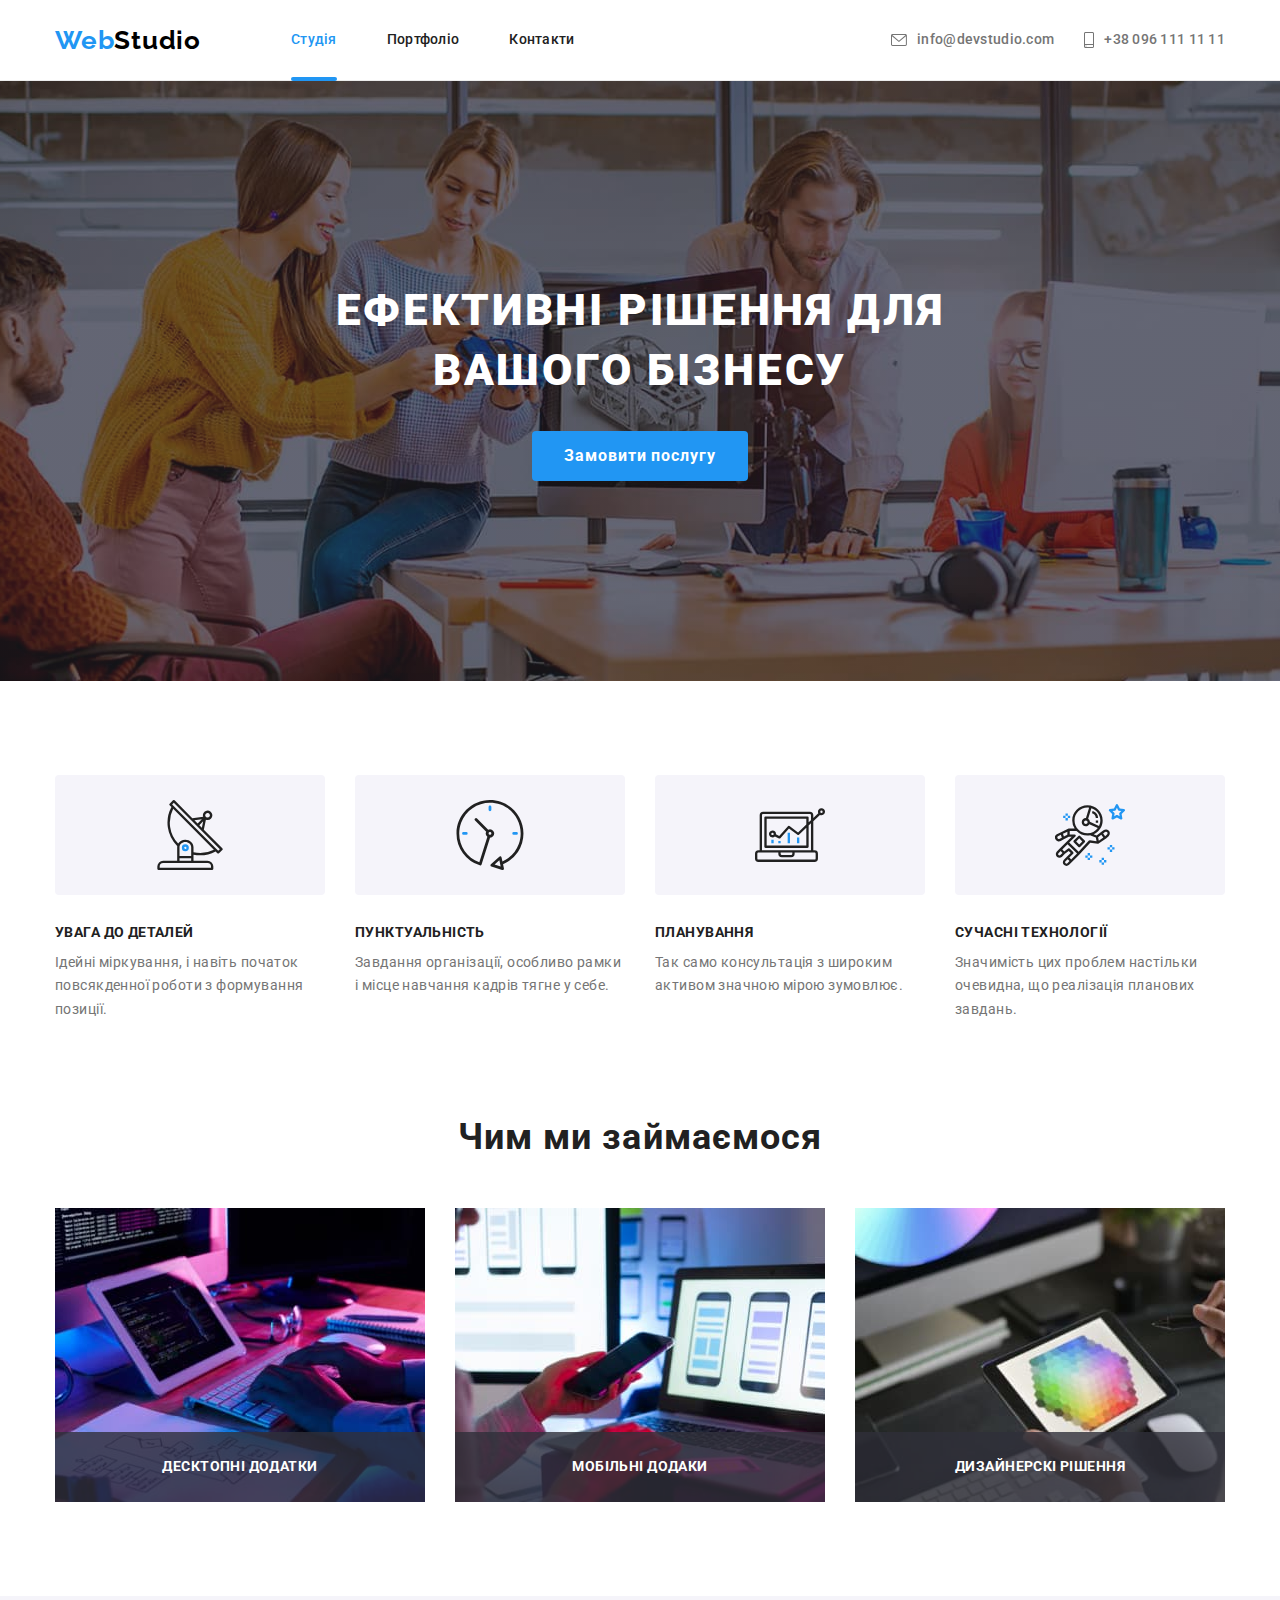
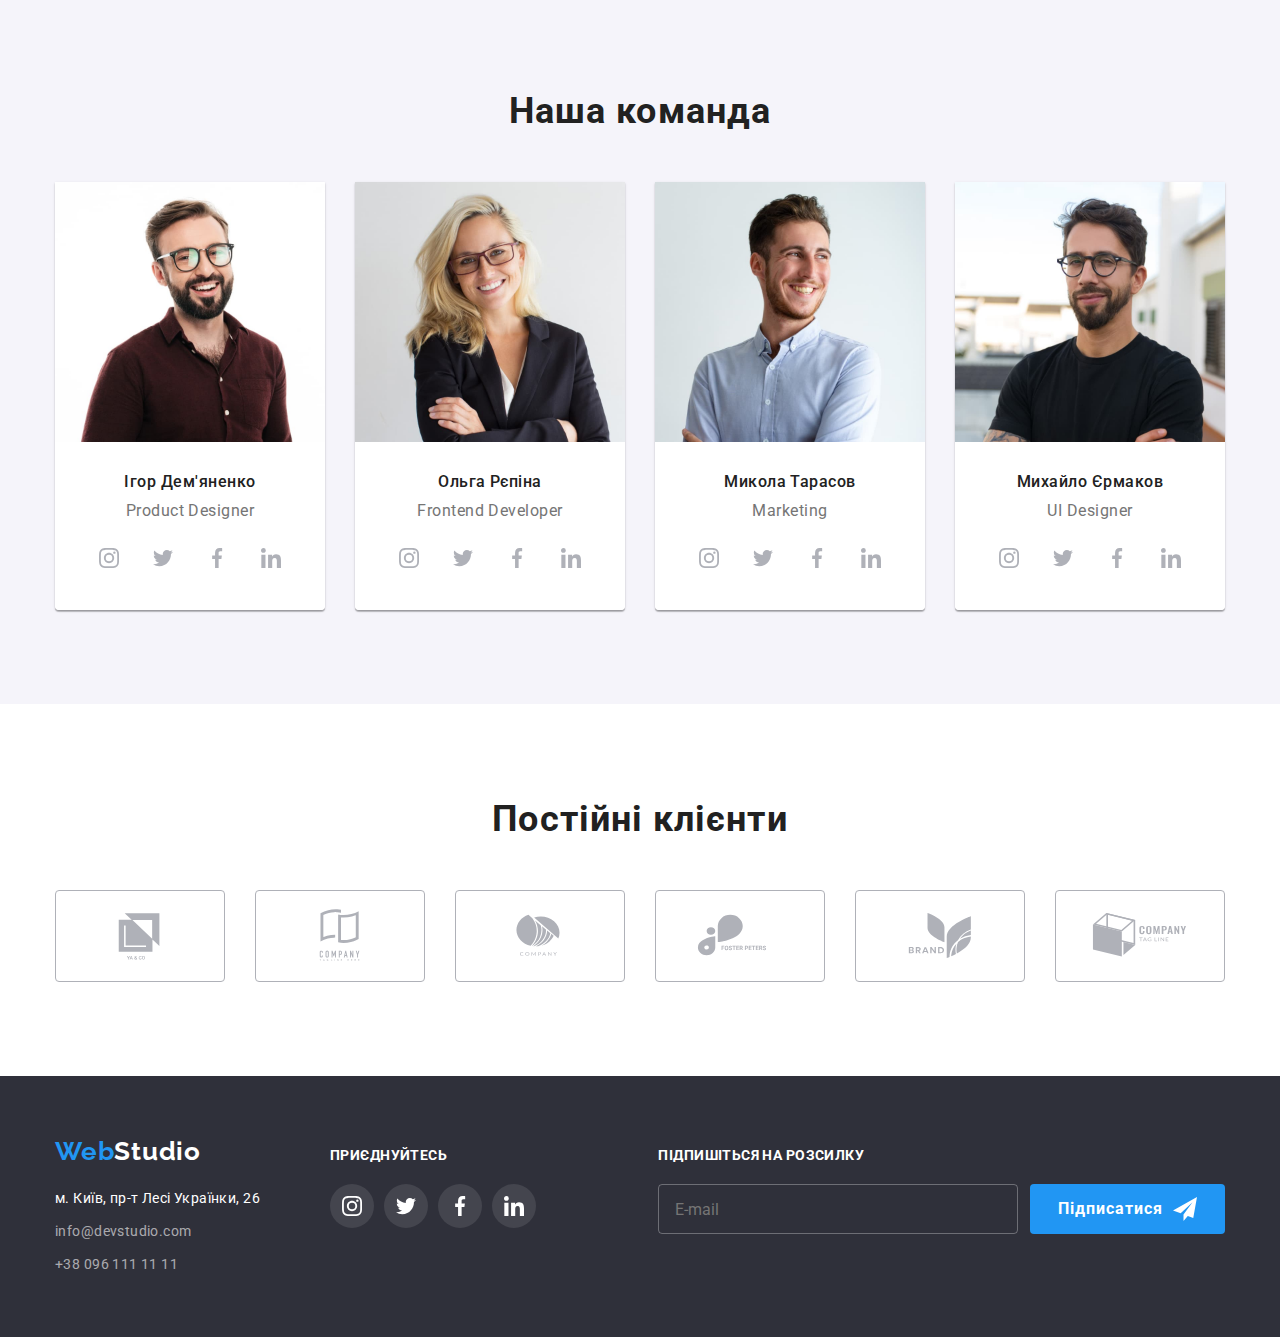
<file: index.html>
<!DOCTYPE html>
<html lang="uk">
	<head>
		<meta charset="UTF-8" />
		<meta http-equiv="X-UA-Compatible" content="IE=edge" />
		<meta name="viewport" content="width=device-width, initial-scale=1.0" />
		<title>WebStudio</title>
		<!-- Modern Normalize -->
		<link
			rel="stylesheet"
			href="https://cdnjs.cloudflare.com/ajax/libs/modern-normalize/1.1.0/modern-normalize.min.css"
			integrity="sha512-wpPYUAdjBVSE4KJnH1VR1HeZfpl1ub8YT/NKx4PuQ5NmX2tKuGu6U/JRp5y+Y8XG2tV+wKQpNHVUX03MfMFn9Q=="
			crossorigin="anonymous"
			referrerpolicy="no-referrer"
		/>
		<!-- Font-style -->
		<link rel="preconnect" href="https://fonts.googleapis.com" />
		<link rel="preconnect" href="https://fonts.gstatic.com" crossorigin />
		<link
			href="https://fonts.googleapis.com/css2?family=Raleway:wght@700&family=Roboto:wght@400;500;700;900&display=swap"
			rel="stylesheet"
		/>
		<!-- Styles -->
		<link rel="stylesheet" href="./css/main.min.css"/>
		<!-- <link rel="stylesheet" href="./css/styles.css" /> -->
	</head>

	<!-- BODY-->
	<body>
		<!-- шапка сайту -->
		<header class="header">
			<div class="container container--flex header__container">
				<!-- prettier-ignore -->
				<a href="./index.html" class="logo">
					Web<span class="logo__text logo__text--black">Studio</span>
				</a>

				<!-- навігація по сайту -->
				<nav class="nav header__nav">
					<ul class="nav__list">
						<li class="nav__item">
							<a href="./index.html" class="nav__link header__link nav__link--current"
								>Студія</a
							>
						</li>
						<li class="nav__item">
							<a href="./portfolio.html" class="nav__link header__link"
								>Портфоліо</a
							>
						</li>
						<li class="nav__item">
							<a href="" class="nav__link header__link">Контакти</a>
						</li>
					</ul>
				</nav>

				<!-- зворотній зв'язок -->
				<div class="contact">
					<ul class="contact__list">
						<li class="contact__item">
							<a
								href="mailto:info@devstudio.com"			class="contact__link header__contact header__link"
							>
								<svg class="contact__icon-email" width="16" height="12">
									<use href="./images/icons.svg#email"></use>
								</svg>
								info@devstudio.com
							</a>
						</li>
						<li class="contact__item">
							<a href="tel:+380961111111" class="contact__link header__contact header__link">
								<svg class="contact__icon-smartphone" width="10" height="16">
									<use href="./images/icons.svg#smartphone"></use>
								</svg>
								+38 096 111 11 11
							</a>
						</li>
					</ul>
				</div>
			</div>
		</header>

		<main>
			<!-- Замовити послугу -->
			<section class="section hero__section">
				<div class="container">
					<div class="hero">
						<h1 class="hero__title hero__title--mb">
							Ефективні рішення для
							<br />
							вашого бізнесу
						</h1>
						<button type="button" class="button hero__button order" data-modal-open>Замовити послугу</button>
					</div>
				</div>
			</section>

			<!-- Перелік плюсів фірми -->
			<section class="section benefits__section">
				<div class="container">
					<article class="benefits">
						<h2 class="benefits__title visually-hidden">Наші переваги</h2>
						<ul class="benefits__list benefits__list--none-mark">
							<li class="benefits__item">
								<div class="benefits__icon">
									<svg class="benefits__antenna" width="70" height="70">
										<use href="./images/icons.svg#antenna"></use>
									</svg>
								</div>
								<h3 class="benefits__sub-title">Увага до деталей</h3>
								<p class="benefits__description">
									Ідейні міркування, і навіть початок повсякденної роботи з
									формування позиції.
								</p>
							</li>
							<li class="benefits__item">
								<div class="benefits__icon">
									<svg class="benefits__clock" width="70" height="70">
										<use href="./images/icons.svg#clock"></use>
									</svg>
								</div>
								<h3 class="benefits__sub-title">Пунктуальність</h3>
								<p class="benefits__description">
									Завдання організації, особливо рамки і місце навчання кадрів
									тягне у себе.
								</p>
							</li>
							<li class="benefits__item">
								<div class="benefits__icon">
									<svg class="benefits__diagram" width="70" height="70">
										<use href="./images/icons.svg#diagram"></use>
									</svg>
								</div>
								<h3 class="benefits__sub-title">Планування</h3>
								<p class="benefits__description">
									Так само консультація з широким активом значною мірою зумовлює.
								</p>
							</li>
							<li class="benefits__item">
								<div class="benefits__icon">
									<svg class="benefits__astronaut" width="70" height="70">
										<use href="./images/icons.svg#astronaut"></use>
									</svg>
								</div>
								<h3 class="benefits__sub-title">Сучасні технології</h3>
								<p class="benefits__description">
									Значимість цих проблем настільки очевидна, що реалізація
									планових завдань.
								</p>
							</li>
						</ul>
					</article>
				</div>
			</section>

			<!-- Чим ми займаємося -->
			<section class="section">
				<div class="container">
					<article class="work">
						<h2 class="work__title">Чим ми займаємося</h2>
	
						<ul class="work__list">
							<li class="work__item">
								<div class="work__card">
									<img
										src="./images/index/hand-on-keyboarg-00.jpg"
										alt="руки на клавіатурі"
										width="370"
										height="294"
									/>
									<p class="work__description">Десктопні додатки</p>
								</div>
							</li>
							<li class="work__item">
								<div class="work__card">
									<img
										src="./images/index/hand-on-laptop-00.jpg"
										alt="руки на ноутбуці"
										width="370"
										height="294"
									/>
									<p class="work__description">Мобільні додаки</p>
								</div>
							</li>
							<li class="work__item">
								<div class="work__card">
									<img
										src="./images/index/tablet-in-the-hand-00.jpg"
										alt="в руках планшет"
										width="370"
										height="294"
									/>
									<p class="work__description">Дизайнерскі рішення</p>
								</div>
							</li>
						</ul>
						
					</article>
				</div>
			</section>

			<!-- Наша команда -->
			<section class="section section--team">
				<div class="container">

					<article class="team">						
						<h2 class="team__title">Наша команда</h2>

						<ul class="team__list">
							<li class="team__item">
								<div class="card">
									<img
										src="./images/index/workers-team/product-designer-01.jpg"
										alt="фото з паном Ігорем Дем'яненко"
										width="270"
										height="260"
									/>
									
									<div class="card__caption">
										<h3 class="card__title">Ігор Дем'яненко</h3>
										<p class="card__description">Product Designer</p>

										<div class="socials">
											<ul class="socials__list">
												<li class="socials__item">
													<a
														class="socials__link"
														target="_blank"
														rel="noopener noreferrel"
														aria-label="Іконка інстаграму"
														href="https://instagram.com"
													>
														<svg class="socials__icon" width="20" height="20">
															<use href="./images/icons.svg#instagram"></use>
														</svg>
													</a>
												</li>
												<li class="socials__item">
													<a
														class="socials__link"
														target="_blank"
														rel="noopener noreferrel"
														aria-label="Іконка твітера"
														href="https://twitter.com"
													>
														<svg class="socials__icon" width="20" height="20">
															<use href="./images/icons.svg#twitter"></use>
														</svg>
													</a>
												</li>
												<li class="socials__item">
													<a
														class="socials__link"
														target="_blank"
														rel="noopener noreferrel"
														aria-label="Іконка фейсбуку"
														href="https://facebook.com"
													>
														<svg class="socials__icon" width="20" height="20">
															<use href="./images/icons.svg#facebook"></use>
														</svg>
													</a>
												</li>
												<li class="socials__item">
													<a
														class="socials__link"
														target="_blank"
														rel="noopener noreferrel"
														aria-label="Іконка лінкедін"
														href="https://linkedin.com"
													>
														<svg class="socials__icon" width="20" height="20">
															<use href="./images/icons.svg#linkedin"></use>
														</svg>
													</a>
												</li>
											</ul>
										</div>
									</div>
								</div>								
							</li>
							<li class="team__item">								
								<div class="card">
									<img
										src="./images/index/workers-team/frontend-developer-02.jpg"
										alt="фото з пані Ольгою Рєпіною"
										width="270"
										height="260"
									/>

									<div class="card__caption">
										<h3 class="card__title">Ольга Рєпіна</h3>
										<p class="card__description">Frontend Developer</p>

										<div class="socials">
											<ul class="socials__list">
												<li class="socials__item">
													<a
														class="socials__link"
														target="_blank"
														rel="noopener noreferrel"
														aria-label="Іконка інстаграму"
														href="https://instagram.com"
													>
														<svg class="socials__icon" width="20" height="20">
															<use href="./images/icons.svg#instagram"></use>
														</svg>
													</a>
												</li>
												<li class="socials__item">
													<a
														class="socials__link"
														target="_blank"
														rel="noopener noreferrel"
														aria-label="Іконка твітера"
														href="https://twitter.com"
													>
														<svg class="socials__icon" width="20" height="20">
															<use href="./images/icons.svg#twitter"></use>
														</svg>
													</a>
												</li>
												<li class="socials__item">
													<a
														class="socials__link"
														target="_blank"
														rel="noopener noreferrel"
														aria-label="Іконка фейсбуку"
														href="https://facebook.com"
													>
														<svg class="socials__icon" width="20" height="20">
															<use href="./images/icons.svg#facebook"></use>
														</svg>
													</a>
												</li>
												<li class="socials__item">
													<a
														class="socials__link"
														target="_blank"
														rel="noopener noreferrel"
														aria-label="Іконка лінкедін"
														href="https://linkedin.com"
													>
														<svg class="socials__icon" width="20" height="20">
															<use href="./images/icons.svg#linkedin"></use>
														</svg>
													</a>
												</li>
											</ul>
										</div>
									</div>
								</div>								
							</li>
							<li class="team__item">
								<div class="card">
									<img
										src="./images/index/workers-team/marketing-03.jpg"
										alt="фото з паном Миколою Тарасовим"
										width="270"
										height="260"
									/>
									<div class="card__caption">
										<h3 class="card__title">Микола Тарасов</h3>
										<p class="card__description">Marketing</p>

										<div class="socials">
											<ul class="socials__list">
												<li class="socials__item">
													<a
														class="socials__link"
														target="_blank"
														rel="noopener noreferrel"
														aria-label="Іконка інстаграму"
														href="https://instagram.com"
													>
														<svg class="socials__icon" width="20" height="20">
															<use href="./images/icons.svg#instagram"></use>
														</svg>
													</a>
												</li>
												<li class="socials__item">
													<a
														class="socials__link"
														target="_blank"
														rel="noopener noreferrel"
														aria-label="Іконка твітера"
														href="https://twitter.com"
													>
														<svg class="socials__icon" width="20" height="20">
															<use href="./images/icons.svg#twitter"></use>
														</svg>
													</a>
												</li>
												<li class="socials__item">
													<a
														class="socials__link"
														target="_blank"
														rel="noopener noreferrel"
														aria-label="Іконка фейсбуку"
														href="https://facebook.com"
													>
														<svg class="socials__icon" width="20" height="20">
															<use href="./images/icons.svg#facebook"></use>
														</svg>
													</a>
												</li>
												<li class="socials__item">
													<a
														class="socials__link"
														target="_blank"
														rel="noopener noreferrel"
														aria-label="Іконка лінкедін"
														href="https://linkedin.com"
													>
														<svg class="socials__icon" width="20" height="20">
															<use href="./images/icons.svg#linkedin"></use>
														</svg>
													</a>
												</li>
											</ul>
										</div>
									</div>
								</div>
							</li>
							<li class="team__item">
								<div class="card">
									<img
										src="./images/index/workers-team/ui-designer-04.jpg"
										alt="фото з паном Михайлом Єрмаковим"
										width="270"
										height="260"
									/>
									<div class="card__caption">
										<h3 class="card__title">Михайло Єрмаков</h3>
										<p class="card__description">UI Designer</p>

										<div class="socials">
											<ul class="socials__list">
												<li class="socials__item">
													<a
														class="socials__link"
														target="_blank"
														rel="noopener noreferrel"
														aria-label="Іконка інстаграму"
														href="https://instagram.com"
													>
														<svg class="socials__icon" width="20" height="20">
															<use href="./images/icons.svg#instagram"></use>
														</svg>
													</a>
												</li>
												<li class="socials__item">
													<a
														class="socials__link"
														target="_blank"
														rel="noopener noreferrel"
														aria-label="Іконка твітера"
														href="https://twitter.com"
													>
														<svg class="socials__icon" width="20" height="20">
															<use href="./images/icons.svg#twitter"></use>
														</svg>
													</a>
												</li>
												<li class="socials__item">
													<a
														class="socials__link"
														target="_blank"
														rel="noopener noreferrel"
														aria-label="Іконка фейсбуку"
														href="https://facebook.com"
													>
														<svg class="socials__icon" width="20" height="20">
															<use href="./images/icons.svg#facebook"></use>
														</svg>
													</a>
												</li>
												<li class="socials__item">
													<a
														class="socials__link"
														target="_blank"
														rel="noopener noreferrel"
														aria-label="Іконка лінкедін"
														href="https://linkedin.com"
													>
														<svg class="socials__icon" width="20" height="20">
															<use href="./images/icons.svg#linkedin"></use>
														</svg>
													</a>
												</li>
											</ul>
										</div>
									</div>									
								</div>
							</li>
						</ul>
					</article>

				</div>
			</section>

			<!-- Постійні клієнти -->
			<section class="section">
				<div class="container">
					<article class="costumer">
						<h2 class="costumer__title">Постійні клієнти</h2>
						<ul class="costumer__list">
							<li class="costumer__item">
								<a
									class="costumer__link"
									target="_blank"
									rel="noopener noreferrel"
									aria-label="Іконка клієнта-1"
									href=""
								>
									<svg class="costumer__icon" width="106" height="60">
										<use href="./images/icons.svg#logo"></use>
									</svg>
								</a>
							</li>
							<li class="costumer__item">
								<a
									class="costumer__link"
									target="_blank"
									rel="noopener noreferrel"
									aria-label="Іконка клієнта-2"
									href=""
								>
									<svg class="costumer__icon" width="106" height="60">
										<use href="./images/icons.svg#logo-1"></use>
									</svg>
								</a>
							</li>
							<li class="costumer__item">
								<a
									class="costumer__link"
									target="_blank"
									rel="noopener noreferrel"
									aria-label="Іконка клієнта-3"
									href=""
								>
									<svg class="costumer__icon" width="106" height="60">
										<use href="./images/icons.svg#logo-2"></use>
									</svg>
								</a>
							</li>
							<li class="costumer__item">
								<a
									class="costumer__link"
									target="_blank"
									rel="noopener noreferrel"
									aria-label="Іконка клієнта-4"
									href=""
								>
									<svg class="costumer__icon" width="106" height="60">
										<use href="./images/icons.svg#logo-3"></use>
									</svg>
								</a>
							</li>
							<li class="costumer__item">
								<a
									class="costumer__link"
									target="_blank"
									rel="noopener noreferrel"
									aria-label="Іконка клієнта-5"
									href=""
								>
									<svg class="costumer__icon" width="106" height="60">
										<use href="./images/icons.svg#logo-4"></use>
									</svg>
								</a>
							</li>
							<li class="costumer__item">
								<a
									class="costumer__link"
									target="_blank"
									rel="noopener noreferrel"
									aria-label="Іконка клієнта-6"
									href=""
								>
									<svg class="costumer__icon" width="106" height="60">
										<use href="./images/icons.svg#logo-5"></use>
									</svg>
								</a>
							</li>
						</ul>
					</article>					
				</div>
			</section>
		</main>
		
		<!-- підвал сайту -->
		<footer class="footer">
			<div class="container container--flex footer__container">
				<div class="container--flex">

					<div class="contacts">
						<!-- prettier-ignore -->
						<a href="./index.html" class="logo logo--link footer__logo">
								Web<span class="logo__text logo__text--white">Studio</span>
							</a>
						<ul class="contacts__list">
							<li class="contacts__item">
								<a
									href="https://www.google.com/maps/place/Lesi+Ukrainky+Blvd,+26,+Kyiv,+Ukraina,+02000/@50.4265807,30.5361971,17z/data=!3m1!4b1!4m5!3m4!1s0x40d4cf0e033ecbe9:0x57a4dffefec77da0!8m2!3d50.4265807!4d30.5383858"
									title="Натисни сюди, щоб перейти за адресою в Google Maps"
									target="_blank"
									rel="noopener nofollower noreferrel"
									class="contacts__link"
								>
									<address class="contacts__address contacts__link">
										м. Київ, пр-т Лесі Українки, 26
									</address>
								</a>
							</li>
							<li class="contacts__item">
								<a
									href="mailto:info@devstudio.com"
									title="Напиши нам"
									class="footer__contacts contacts__link"
								>
									info@devstudio.com
								</a>
							</li>
							<li class="contacts__item">
								<a
									href="tel:+380961111111"
									title="Подзвони нам"
									class="footer__contacts contacts__link"
								>
									+38 096 111 11 11
								</a>
							</li>
						</ul>
					</div>
					
					<div class="socials footer__socials">
						<h3 class="socials__title">Приєднуйтесь</h3>
						<ul class="socials__list footer__list">
							<li class="socials__item">
								<a
									class="socials__link socials__link--white socials__link--bg-light-gray"
									target="_blank"
									rel="noopener noreferrel"
									aria-label="Іконка інстаграму"
									href="https://instagram.com"
								>
									<svg class="socials__icon" width="20" height="20">
										<use href="./images/icons.svg#instagram"></use>
									</svg>
								</a>
							</li>
							<li class="socials__item">
								<a
									class="socials__link socials__link--white socials__link--bg-light-gray"
									target="_blank"
									rel="noopener noreferrel"
									aria-label="Іконка твітера"
									href="https://twitter.com"
								>
									<svg class="socials__icon" width="20" height="20">
										<use href="./images/icons.svg#twitter"></use>
									</svg>
								</a>
							</li>
							<li class="socials__item">
								<a
									class="socials__link socials__link--white socials__link--bg-light-gray"
									target="_blank"
									rel="noopener noreferrel"
									aria-label="Іконка фейсбуку"
									href="https://facebook.com"
								>
									<svg class="socials__icon" width="20" height="20">
										<use href="./images/icons.svg#facebook"></use>
									</svg>
								</a>
							</li>
							<li class="socials__item">
								<a
									class="socials__link socials__link--white socials__link--bg-light-gray"
									target="_blank"
									rel="noopener noreferrel"
									aria-label="Іконка лінкедін"
									href="https://linkedin.com"
								>
									<svg class="socials__icon" width="20" height="20">
										<use href="./images/icons.svg#linkedin"></use>
									</svg>
								</a>
							</li>
						</ul>
					</div>
				</div>

				<div class="subscribe-form">
					<strong class="subscribe-form__title">Підпишіться на розсилку</strong>
					<form class="subscribe-form__field" name="subscribe_fomr">
						<label class="subscribe-form__label">							
							<!-- <span >E-mail</span> -->
							<input class="subscribe-form__input" type="email" name="email" required placeholder="E-mail">			
						</label>
						<button type="submit" class="button subscribe-form__button">Підписатися
							<svg class="button__icon-send" width="24" height="24">
								<use href="./images/icons.svg#send"></use>
							</svg>
						</button>
					</form>
				</div>
			</div>			
		</footer>

		<div class="backdrop is-hidden" data-modal>
			<div class="modal">
				<button type="button" class="modal__close-btn" data-modal-close>
					<svg class="modal__close-icon" width="18" height="18">
						<use href="./images/icons.svg#close"></use>
					</svg>
				</button>
				<strong class="modal__title">Залиште свої дані, ми вам передзвонимо</strong>
				<form class="order-form" name="order-form">
					<div class="order-form modal__order-form" role="group">
						<label class="order-form__label">
							<span class="order-form__span">Ім'я</span>
							<input class="order-form__field" type="text" name="user_name" placeholder=" " required>
							<svg class="order-form__icon" width="18" height="18">
							  <use href="./images/icons.svg#icon-person"></use>
							</svg>
						</label>
						<label class="order-form__label">
							<span class="order-form__span">Телефон</span>
							<input class="order-form__field" type="tel" name="user_phone" placeholder=" " required>
							<svg class="order-form__icon" width="18" height="18">
							  <use href="./images/icons.svg#icon-phone"></use>
							</svg>
						</label>
						<label class="order-form__label">
							<span class="order-form__span">Пошта</span>
							<input class="order-form__field" type="email" name="user_email" placeholder=" " required>
							<svg class="order-form__icon" width="18" height="18">
							  <use href="./images/icons.svg#icon-email"></use>
							</svg>
						</label>
						<label class="order-form__label">
							<span class="order-form__span">Коментар</span>
							<textarea class="order-form__massage modal__massage" minlength="3" placeholder="Введіть текст" name="user_massage" required></textarea>
						</label>
						<label class="order-form__label modal__checkbox">
							<input class="order-form__agreement" type="checkbox" name="user_agreement" required>
							<span class="order-form__span order-form__span--checkbox modal__checkbox">Погоджуюся з розсилкою та приймаю<a class="order-form__link-agreement" href=""> Умови договору</a></span>							
						</label>
					</div>
					<button class="button order-form__button" type="submit">Відправити</button>
				</form>
			</div>
		</div>
		
		<script src="./js/modal.js"></script>
	</body>
</html>
</file>
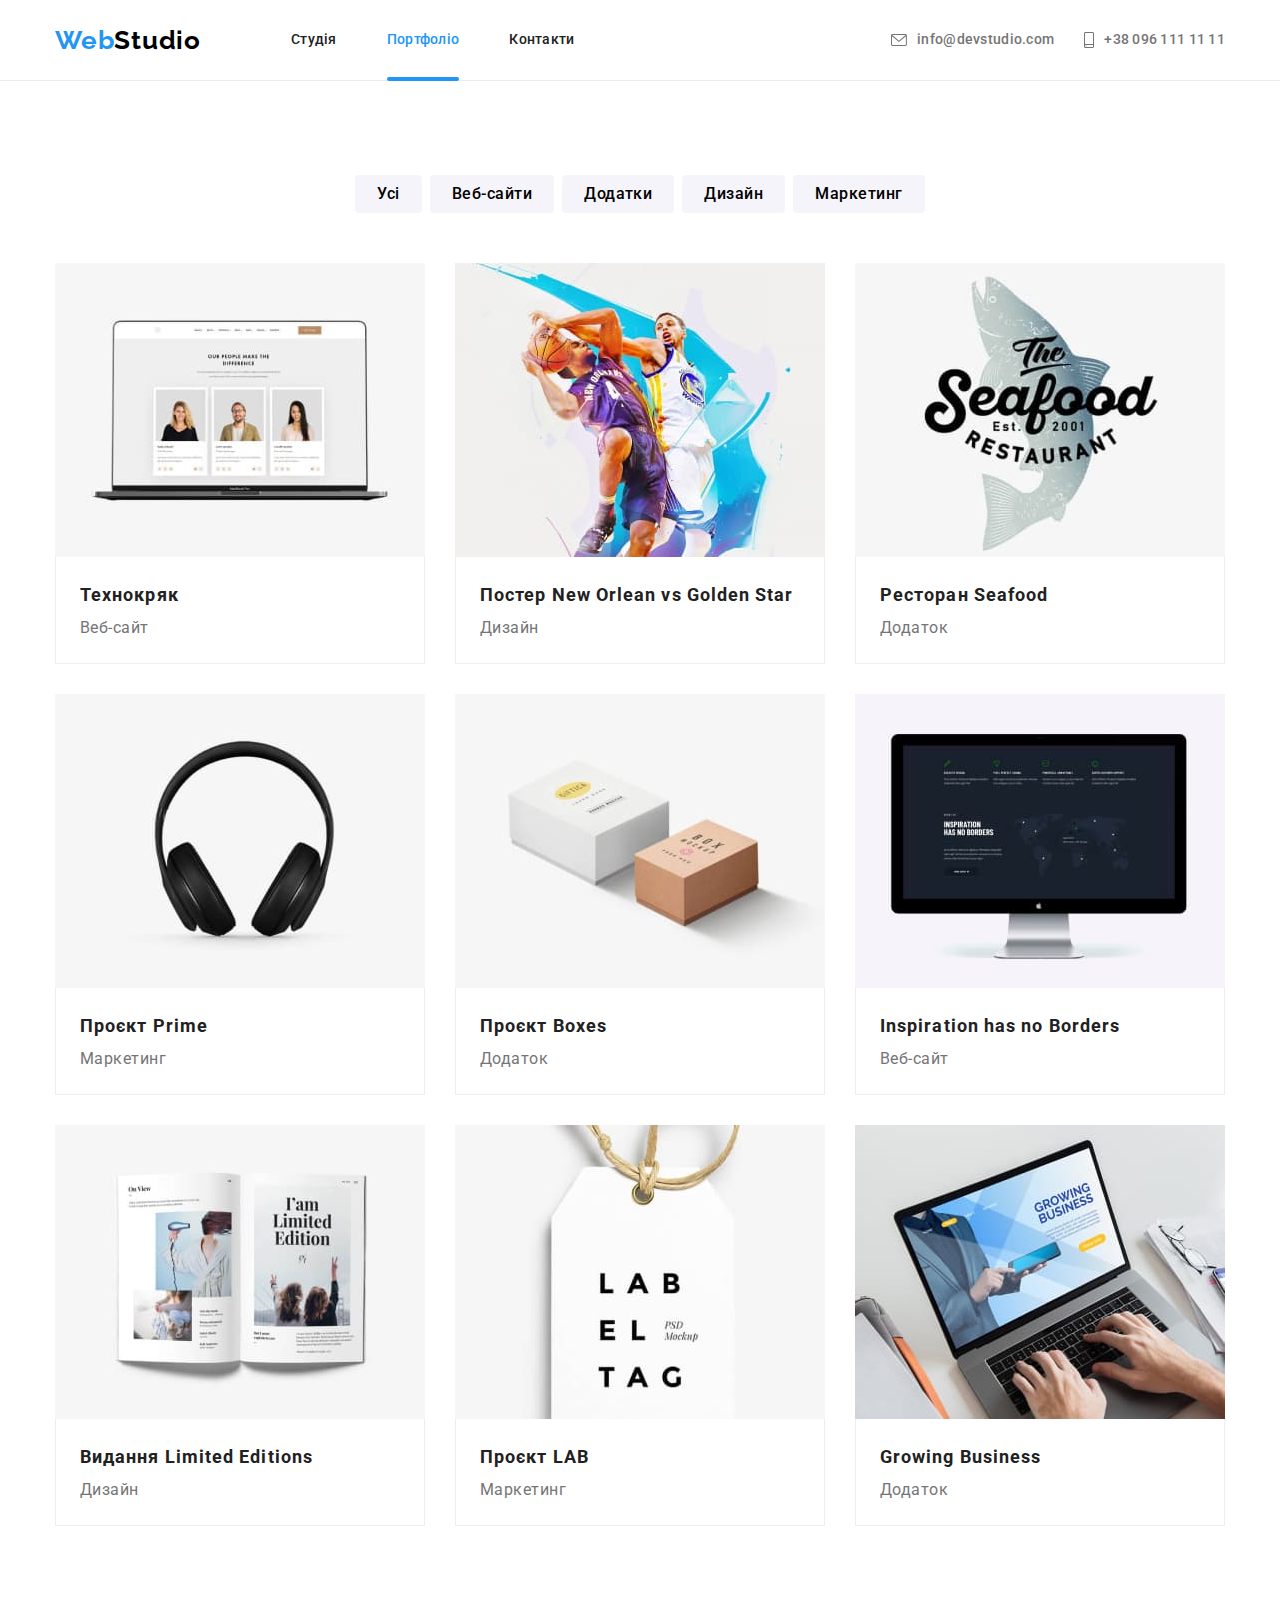
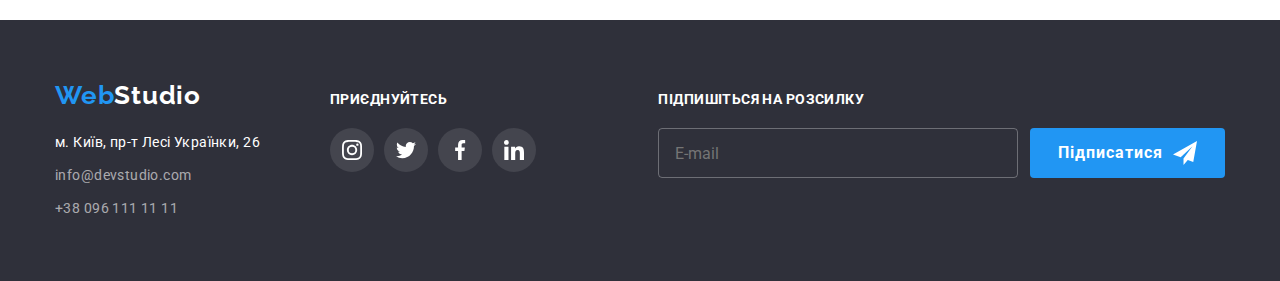
<file: portfolio.html>
<!DOCTYPE html>
<html lang="uk">
	<head>
		<meta charset="UTF-8" />
		<meta http-equiv="X-UA-Compatible" content="IE=edge" />
		<meta name="viewport" content="width=device-width, initial-scale=1.0" />
		<title>Portfolio</title>
		<!-- Modern Normailze -->
		<link
			rel="stylesheet"
			href="https://cdnjs.cloudflare.com/ajax/libs/modern-normalize/1.1.0/modern-normalize.min.css"
			integrity="sha512-wpPYUAdjBVSE4KJnH1VR1HeZfpl1ub8YT/NKx4PuQ5NmX2tKuGu6U/JRp5y+Y8XG2tV+wKQpNHVUX03MfMFn9Q=="
			crossorigin="anonymous"
			referrerpolicy="no-referrer"
		/>
		<!-- Font-style -->
		<link rel="preconnect" href="https://fonts.googleapis.com" />
		<link rel="preconnect" href="https://fonts.gstatic.com" crossorigin />
		<link
			href="https://fonts.googleapis.com/css2?family=Raleway:wght@700&family=Roboto:wght@400;500;700;900&display=swap"
			rel="stylesheet"
		/>
		<!-- Styles -->
		<link rel="stylesheet" href="./css/main.min.css"/>
		<!-- <link rel="stylesheet" href="./css/styles.css" /> -->
	</head>

	<!-- BODY -->
	<body>
		<!-- шапка сайту -->
		<header class="header">
			<div class="container container--flex header__container">
				<!-- prettier-ignore -->
				<a href="./index.html" class="logo logo--link">
					Web<span class="logo__text logo__text--black">Studio</span>
				</a>

				<!-- навігація по сайту -->
				<nav class="nav header__nav">
					<ul class="nav__list">
						<li class="nav__item">
							<a href="./index.html" class="nav__link header__link"
								>Студія</a
							>
						</li>
						<li class="nav__item">
							<a href="./portfolio.html" class="nav__link header__link nav__link--current"
								>Портфоліо</a
							>
						</li>
						<li class="nav__item">
							<a href="" class="nav__link header__link">Контакти</a>
						</li>
					</ul>
				</nav>

				<!-- зворотній зв'язок -->
				<div class="contact">
					<ul class="contact__list">
						<li class="contact__item">
							<a
								href="mailto:info@devstudio.com"			class="contact__link header__contact header__link"
							>
								<svg class="contact__icon-email" width="16" height="12">
									<use href="./images/icons.svg#email"></use>
								</svg>
								info@devstudio.com
							</a>
						</li>
						<li class="contact__item">
							<a href="tel:+380961111111" class="contact__link header__contact header__link">
								<svg class="contact__icon-smartphone" width="10" height="16">
									<use href="./images/icons.svg#smartphone"></use>
								</svg>
								+38 096 111 11 11
							</a>
						</li>
					</ul>
				</div>
			</div>
		</header>

		<main>
			<section class="section">
				<div class="container">
					<!-- кнопки фільтру -->
					<div class="buttons">
						<ul class="buttons__list container__buttons">
							<li><button type="button" class="buttons__item">Усі</button></li>
							<li><button type="button" class="buttons__item">Веб-сайти</button></li>
							<li><button type="button" class="buttons__item">Додатки</button></li>
							<li><button type="button" class="buttons__item">Дизайн</button></li>
							<li><button type="button" class="buttons__item">Маркетинг</button></li>
						</ul>
					</div>

					<!-- Приклади робіт -->
					<div class="examples">
						<ul class="card-set examples__card-set">
							<li class="card-set__item">
								<div class="card-thumb">
									<img
									src="./images/portfolio/laptop.jpg"
									alt="ноутбук на екрані якого представлено фотографії працівників"
									width="370"
									height="294"
								/>
									<p class="card-thumb__text">Ресурс пропонує комплексні пропозиції з різним рівнем функціоналу та сервісів. Все це дозволить відвідувачу отримати вичерпні відомості про компанію чи приватну особу.</p>
								</div>
								<div class="card-thumb__content">
									<h2 class="card-thumb__title">Технокряк</h2>
									<p class="card-thumb__description">Веб-сайт</p>
								</div>
							</li>
							<li class="card-set__item">
								<div class="card-thumb">
									<img
									src="./images/portfolio/basketball-players.jpg"
									alt="два гравці баскетболу борються за м'яч"
									width="370"
									height="294"
								/>
									<p class="card-thumb__text">Ресурс пропонує комплексні пропозиції з різним рівнем функціоналу та сервісів. Все це дозволить відвідувачу отримати вичерпні відомості про компанію чи приватну особу.</p>
								</div>
								<div class="card-thumb__content">
									<h2 class="card-thumb__title">
										Постер <span lang="en">New Orlean vs Golden Star</span>
									</h2>
									<p class="card-thumb__description">Дизайн</p>
								</div>
							</li>
							<li class="card-set__item">
								<div class="card-thumb">
									<img
										src="./images/portfolio/sea-food.jpg"
										alt="напис на фоні риби 'The Seafood Restaurant'"
										width="370"
										height="294"
									/>
									<p class="card-thumb__text">Ресурс пропонує комплексні пропозиції з різним рівнем функціоналу та сервісів. Все це дозволить відвідувачу отримати вичерпні відомості про компанію чи приватну особу.</p>
								</div>
								<div class="card-thumb__content">
									<h2 class="card-thumb__title">
										Ресторан
										<span lang="en">Seafood</span>
									</h2>
									<p class="card-thumb__description">Додаток</p>
								</div>
							</li>
							<li class="card-set__item">
								<div class="card-thumb">
									<img
										src="./images/portfolio/headphones.jpg"
										alt="великі, чорні, безпровідні слухавки"
										width="370"
										height="294"
									/>
									<p class="card-thumb__text">Ресурс пропонує комплексні пропозиції з різним рівнем функціоналу та сервісів. Все це дозволить відвідувачу отримати вичерпні відомості про компанію чи приватну особу.</p>
								</div>
								<div class="card-thumb__content">
									<h2 class="card-thumb__title">
										Проєкт
										<span lang="en">Prime</span>
									</h2>
									<p class="card-thumb__description">Маркетинг</p>
								</div>
							</li>
							<li class="card-set__item">
								<div class="card-thumb">
									<img
										src="./images/portfolio/boxes.jpg"
										alt="дві картонні коробки, одна більша білого кольору та менша бежового кольору"
										width="370"
										height="294"
									/>
									<p class="card-thumb__text">Ресурс пропонує комплексні пропозиції з різним рівнем функціоналу та сервісів. Все це дозволить відвідувачу отримати вичерпні відомості про компанію чи приватну особу.</p>
								</div>
								<div class="card-thumb__content">
									<h2 class="card-thumb__title">
										Проєкт
										<span lang="en">Boxes</span>
									</h2>
									<p class="card-thumb__description">Додаток</p>
								</div>
							</li>
							<li class="card-set__item">
								<div class="card-thumb">
									<img
										src="./images/portfolio/monitor.jpg"
										alt="монітор на екрані якого на темному фоні є кілька написів білого кольору та карта світу"
										width="370"
										height="294"
									/>
									<p class="card-thumb__text">Ресурс пропонує комплексні пропозиції з різним рівнем функціоналу та сервісів. Все це дозволить відвідувачу отримати вичерпні відомості про компанію чи приватну особу.</p>
								</div>
								<div class="card-thumb__content">
									<h2 class="card-thumb__title">
										<span lang="en">Inspiration has no Borders</span>
									</h2>
									<p class="card-thumb__description">Веб-сайт</p>
								</div>
							</li>
							<li class="card-set__item">
								<div class="card-thumb">
									<img
										src="./images/portfolio/book.jpg"
										alt=" розгорнута книжка на одній з сторінок якої фото з жінкою в халаті яка сушить волосся феном і друга жінка яка сидить навприсядки та на другій сторінці фото з двома жінками з розпущеним волоссям, що стоять до нас спиною й одна з них, та що по лівій стороні, з піднесеною лівою рукою показує знак V"
										width="370"
										height="294"
									/>
									<p class="card-thumb__text">Ресурс пропонує комплексні пропозиції з різним рівнем функціоналу та сервісів. Все це дозволить відвідувачу отримати вичерпні відомості про компанію чи приватну особу.</p>
								</div>
								<div class="card-thumb__content">
									<h2 class="card-thumb__title">
										Видання
										<span lang="en">Limited Editions</span>
									</h2>
									<p class="card-thumb__description">Дизайн</p>
								</div>
							</li>
							<li class="card-set__item">
								<div class="card-thumb">
									<img
										src="./images/portfolio/label.jpg"
										alt="етикетка з написом label tag"
										width="370"
										height="294"
									/>
									<p class="card-thumb__text">Ресурс пропонує комплексні пропозиції з різним рівнем функціоналу та сервісів. Все це дозволить відвідувачу отримати вичерпні відомості про компанію чи приватну особу.</p>
								</div>
								<div class="card-thumb__content">
									<h2 class="card-thumb__title">
										Проєкт
										<span lang="en">LAB</span>
									</h2>
									<p class="card-thumb__description">Маркетинг</p>
								</div>
							</li>
							<li class="card-set__item">
								<div class="card-thumb">
									<img
										src="./images/portfolio/laptop-hands.jpg"
										alt="руки на клавіатурі ноута"
										width="370"
										height="294"
									/>
									<p class="card-thumb__text">Ресурс пропонує комплексні пропозиції з різним рівнем функціоналу та сервісів. Все це дозволить відвідувачу отримати вичерпні відомості про компанію чи приватну особу.</p>
								</div>
								<div class="card-thumb__content">
									<h2 class="card-thumb__title">
										<span lang="en">Growing Business</span>
									</h2>
									<p class="card-thumb__description">Додаток</p>
								</div>
							</li>
						</ul>
					</div>
				</div>
			</section>
		</main>

		<!-- підвал сайту -->
		<footer class="footer">
			<div class="container container--flex footer__container">
				<div class="container--flex">

					<div class="contacts">
						<!-- prettier-ignore -->
						<a href="./index.html" class="logo logo--link footer__logo">
							Web<span class="logo__text logo__text--white">Studio</span>
						</a>
						<ul class="contacts__list">
							<li class="contacts__item">
								<a
									href="https://www.google.com/maps/place/Lesi+Ukrainky+Blvd,+26,+Kyiv,+Ukraina,+02000/@50.4265807,30.5361971,17z/data=!3m1!4b1!4m5!3m4!1s0x40d4cf0e033ecbe9:0x57a4dffefec77da0!8m2!3d50.4265807!4d30.5383858"
									title="Натисни сюди, щоб перейти за адресою в Google Maps"
									target="_blank"
									rel="noopener nofollower noreferrel"
									class="contacts__link"
								>
									<address class="contacts__address contacts__link">
										м. Київ, пр-т Лесі Українки, 26
									</address>
								</a>
							</li>
							<li class="contacts__item">
								<a
									href="mailto:info@devstudio.com"
									title="Напиши нам"
									class="footer__contacts contacts__link"
								>
									info@devstudio.com
								</a>
							</li>
							<li class="contacts__item">
								<a
									href="tel:+380961111111"
									title="Подзвони нам"
									class="footer__contacts contacts__link"
								>
									+38 096 111 11 11
								</a>
							</li>
						</ul>
					</div>
					
					<div class="socials footer__socials">
						<h3 class="socials__title">Приєднуйтесь</h3>
						<ul class="socials__list footer__list">
							<li class="socials__item">
								<a
									class="socials__link socials__link--white socials__link--bg-light-gray"
									target="_blank"
									rel="noopener noreferrel"
									aria-label="Іконка інстаграму"
									href="https://instagram.com"
								>
									<svg class="socials__icon" width="20" height="20">
										<use href="./images/icons.svg#instagram"></use>
									</svg>
								</a>
							</li>
							<li class="socials__item">
								<a
									class="socials__link socials__link--white socials__link--bg-light-gray"
									target="_blank"
									rel="noopener noreferrel"
									aria-label="Іконка твітера"
									href="https://twitter.com"
								>
									<svg class="socials__icon" width="20" height="20">
										<use href="./images/icons.svg#twitter"></use>
									</svg>
								</a>
							</li>
							<li class="socials__item">
								<a
									class="socials__link socials__link--white socials__link--bg-light-gray"
									target="_blank"
									rel="noopener noreferrel"
									aria-label="Іконка фейсбуку"
									href="https://facebook.com"
								>
									<svg class="socials__icon" width="20" height="20">
										<use href="./images/icons.svg#facebook"></use>
									</svg>
								</a>
							</li>
							<li class="socials__item">
								<a
									class="socials__link socials__link--white socials__link--bg-light-gray"
									target="_blank"
									rel="noopener noreferrel"
									aria-label="Іконка лінкедін"
									href="https://linkedin.com"
								>
									<svg class="socials__icon" width="20" height="20">
										<use href="./images/icons.svg#linkedin"></use>
									</svg>
								</a>
							</li>
						</ul>
					</div>
					
				</div>
				<div class="subscribe-form">
					<strong class="subscribe-form__title">Підпишіться на розсилку</strong>
					<form class="subscribe-form__field" name="subscribe_fomr">
						<label class="subscribe-form__label">							
							<!-- <span >E-mail</span> -->
							<input class="subscribe-form__input" type="email" name="email" required placeholder="E-mail">			
						</label>
						<button type="submit" class="button subscribe-form__button">Підписатися
							<svg class="button__icon-send" width="24" height="24">
								<use href="./images/icons.svg#send"></use>
							</svg>
						</button>
					</form>
				</div>
			</div>			
		</footer>
	</body>
</html>
</file>
<file: css/main.min.css>
/*! modern-normalize v1.1.0 | MIT License | https://github.com/sindresorhus/modern-normalize */*,::before,::after{-webkit-box-sizing:border-box;box-sizing:border-box}html{line-height:1.15;-webkit-text-size-adjust:100%;-moz-tab-size:4;-o-tab-size:4;tab-size:4}body{margin:0;font-family:system-ui,-apple-system,"Segoe UI",Roboto,Helvetica,Arial,sans-serif,"Apple Color Emoji","Segoe UI Emoji"}hr{height:0;color:inherit}abbr[title]{-webkit-text-decoration:underline dotted;text-decoration:underline dotted}b,strong{font-weight:bolder}code,kbd,samp,pre{font-family:ui-monospace,SFMono-Regular,Consolas,"Liberation Mono",Menlo,monospace;font-size:1em}small{font-size:80%}sub,sup{font-size:75%;line-height:0;position:relative;vertical-align:baseline}sub{bottom:-0.25em}sup{top:-0.5em}table{text-indent:0;border-color:inherit}button,input,optgroup,select,textarea{font-family:inherit;font-size:100%;line-height:1.15;margin:0}button,select{text-transform:none}button,[type=button],[type=reset],[type=submit]{-webkit-appearance:button}::-moz-focus-inner{border-style:none;padding:0}:-moz-focusring{outline:1px dotted ButtonText}:-moz-ui-invalid{box-shadow:none}legend{padding:0}progress{vertical-align:baseline}::-webkit-inner-spin-button,::-webkit-outer-spin-button{height:auto}[type=search]{-webkit-appearance:textfield;outline-offset:-2px}::-webkit-search-decoration{-webkit-appearance:none}::-webkit-file-upload-button{-webkit-appearance:button;font:inherit}summary{display:list-item}:root{--background-color-header: #ffffff;--background-color-footer-hero: #2f303a;--background-color-teams: #f5f4fa;--background-color-button: #2196f3;--background-color-button-disactive: #f5f4fa;--background-color-button-accent: #188ce8;--background-color-card__caption: #ffffff;--background-color-card-content: #ffffff;--background-color-socials-icons: #2196f3;--background-color-socials-icons-footer: #ffffff1a;--background-color-icons-strengths: #f5f4fa;--background-color-work-section: #2f303acc;--overlay-background-color: #2196f3e6;--accent-text-color: #2196f3;--color-text-white: #ffffff;--social-icons-color: #afb1b8;--social-icons-active-color: #ffffff;--social-icons-footer-color: #ffffff;--costumer-color: #afb1b8;--costumer-accent-color: #2196f3;--h1-headline-text-color: #ffffff;--h-headline-text-color: #212121;--border-botton-header: #ececec;--primary-text-color: #757575;--footer-contact-color: #ffffff99;--address-text-color: #ffffff;--web-color: #2196f3;--color-studio-footer: #ffffff;--color-studio-header: #000000;--width-gap-header: 50px;--width-gap-list: 30px;--card-box-shadow: 0px 1px 3px rgba(0, 0, 0, 0.12), 0px 1px 1px rgba(0, 0, 0, 0.14), 0px 2px 1px rgba(0, 0, 0, 0.2);--button-box-shadow: 0px 3px 1px rgba(0, 0, 0, 0.1), 0px 1px 2px rgba(0, 0, 0, 0.08), 0px 2px 2px rgba(0, 0, 0, 0.12);--gap-pieces: 2;--column-pieces: 3;--card-border-color: #eeeeee;--transform-and-animation: 250ms cubic-bezier(0.4, 0, 0.2, 1)}.visually-hidden{position:absolute;white-space:nowrap;width:1px;height:1px;overflow:hidden;border:0;padding:0;clip:rect(0 0 0 0);-webkit-clip-path:inset(50%);clip-path:inset(50%);margin:-1px}.is-hidden{opacity:0;pointer-events:none;visibility:hidden}.is-hidden .modal{-webkit-transform:translate(-50%, -50%) scale(0.9);transform:translate(-50%, -50%) scale(0.9)}.backdrop{position:fixed;top:0;left:0;width:100vw;height:100vh;background-color:rgba(0,0,0,.2);-webkit-transition:opacity var(--transform-and-animation),visibility var(--transform-and-animation);transition:opacity var(--transform-and-animation),visibility var(--transform-and-animation)}body{margin:0;background-color:var(--background-color-header);color:var(--primary-text-color);font-family:"Roboto","Verdana","Geneva","Tahoma",sans-serif;font-weight:400;font-style:normal}h1,h2,h3,h4,h5,h6,p,ul{margin:0;padding:0}ul{list-style:none}a{text-decoration:none;color:currentColor}img{display:block;max-width:100%;height:auto}.card-set{display:-webkit-box;display:-ms-flexbox;display:flex;-ms-flex-wrap:wrap;flex-wrap:wrap;gap:var(--width-gap-list);-webkit-box-pack:center;-ms-flex-pack:center;justify-content:center;cursor:pointer}.card-set__item{-ms-flex-preferred-size:calc((100% - var(--width-gap-list)*(var(--column-pieces) - 1))/var(--column-pieces));flex-basis:calc((100% - var(--width-gap-list)*(var(--column-pieces) - 1))/var(--column-pieces));-webkit-transition:-webkit-box-shadow var(--transform-and-animation);transition:-webkit-box-shadow var(--transform-and-animation);transition:box-shadow var(--transform-and-animation);transition:box-shadow var(--transform-and-animation), -webkit-box-shadow var(--transform-and-animation)}.card-set__item:hover,.card-set__item:focus{-webkit-box-shadow:0px 1px 1px rgba(0,0,0,.12),0px 4px 4px rgba(0,0,0,.06),1px 4px 6px rgba(0,0,0,.16);box-shadow:0px 1px 1px rgba(0,0,0,.12),0px 4px 4px rgba(0,0,0,.06),1px 4px 6px rgba(0,0,0,.16)}.card-set__item:hover .card-thumb__text,.card-set__item:focus .card-thumb__text{-webkit-transform:translateY(0);transform:translateY(0)}.card-thumb{position:relative;overflow:hidden}.card-thumb__text{position:absolute;left:0;bottom:0;font-size:18px;line-height:1.56;letter-spacing:.03em;padding:63px 24px;color:var(--color-text-white);background-color:var(--overlay-background-color);-webkit-transition:-webkit-transform var(--transform-and-animation);transition:-webkit-transform var(--transform-and-animation);transition:transform var(--transform-and-animation);transition:transform var(--transform-and-animation), -webkit-transform var(--transform-and-animation);-webkit-transform:translateY(100%);transform:translateY(100%)}.card-thumb__content{padding-top:20px;padding-bottom:20px;padding-right:24px;padding-left:24px;background:var(--background-color-card-content);border-bottom:1px solid var(--card-border-color);border-right:1px solid var(--card-border-color);border-left:1px solid var(--card-border-color)}.card-thumb__title{font-size:18px;line-height:2;letter-spacing:.06em;color:var(--h-headline-text-color)}.card-thumb__description{font-size:16px;line-height:1.88;letter-spacing:.03em;color:var(--primary-text-color)}.order-form{text-align:center}.order-form__label{position:relative;width:100%;display:block;margin-bottom:10px;text-align:left}.order-form__span{display:block;font-size:12px;line-height:1.17;letter-spacing:.01em;margin-bottom:4px}.order-form__field{width:100%;height:40px;padding:11px 12px 11px 42px;border:1px solid rgba(33,33,33,.2);border-radius:4px;-webkit-transition:border var(--transform-and-animation);transition:border var(--transform-and-animation)}.order-form__field:focus{outline:none;border:1px solid var(--accent-text-color);-webkit-box-shadow:0 0 4px 1px var(--accent-text-color);box-shadow:0 0 4px 1px var(--accent-text-color)}.order-form__field:focus+.order-form__icon{fill:var(--accent-text-color)}.order-form__icon{position:absolute;bottom:11px;left:12px;color:#212121;-webkit-transition:fill var(--transform-and-animation);transition:fill var(--transform-and-animation)}.order-form__massage{display:block;width:100%;min-height:120px;padding:12px 16px;border:1px solid rgba(33,33,33,.2);border-radius:4px;font-size:12px;line-height:1.17;letter-spacing:.01em;resize:none;-webkit-transition:border var(--transform-and-animation);transition:border var(--transform-and-animation)}.order-form__massage:focus{outline:none;border:1px solid var(--accent-text-color);-webkit-box-shadow:0 0 4px 1px var(--accent-text-color);box-shadow:0 0 4px 1px var(--accent-text-color)}.order-form__massage::-webkit-input-placeholder{color:rgba(117,117,117,.5);letter-spacing:.01em}.order-form__massage::-moz-placeholder{color:rgba(117,117,117,.5);letter-spacing:.01em}.order-form__massage:-ms-input-placeholder{color:rgba(117,117,117,.5);letter-spacing:.01em}.order-form__massage::-ms-input-placeholder{color:rgba(117,117,117,.5);letter-spacing:.01em}.order-form__massage::placeholder{color:rgba(117,117,117,.5);letter-spacing:.01em}.order-form__span--checkbox{font-size:14px;line-height:1.71;letter-spacing:.03em}.order-form__agreement{-webkit-appearance:none;-moz-appearance:none;appearance:none;width:16px;height:15px;border:2px solid #212121;border-radius:2px;background-position:center;background-repeat:no-repeat;-webkit-transition:border var(--transform-and-animation),background-color var(--transform-and-animation),background-image var(--transform-and-animation);transition:border var(--transform-and-animation),background-color var(--transform-and-animation),background-image var(--transform-and-animation)}.order-form__agreement:checked{outline:none;border-color:var(--accent-text-color);background-color:var(--accent-text-color);background-image:url("data:image/svg+xml,%3Csvg width='16' height='15' viewBox='0 0 16 15' fill='none' xmlns='http://www.w3.org/2000/svg'%3E%3Crect width='16' height='15' rx='2' fill='%232196F3'/%3E%3Cpath d='M3.95703 7.75166L3.88825 7.68604L3.81923 7.75141L2.93123 8.59258L2.85486 8.66492L2.93097 8.73753L6.42671 12.0724L6.49574 12.1382L6.56476 12.0724L14.069 4.91352L14.1449 4.84116L14.069 4.76881L13.1873 3.92764L13.1183 3.86183L13.0493 3.92761L6.49577 10.1735L3.95703 7.75166Z' fill='white' stroke='white' stroke-width='0.2'/%3E%3C/svg%3E%0A")}.order-form__link-agreement{-webkit-text-decoration-line:underline;text-decoration-line:underline;color:var(--accent-text-color);text-underline-offset:3px}.order-form__button{width:200px;height:50px;padding:10px}.modal{position:absolute;top:50%;left:50%;-webkit-transform:translate(-50%, -50%) scale(1);transform:translate(-50%, -50%) scale(1);width:528px;min-height:581px;padding:40px;background:var(--background-color-card-content);-webkit-box-shadow:var(--card-box-shadow);box-shadow:var(--card-box-shadow);border-radius:4px;-webkit-transition:-webkit-transform var(--transform-and-animation);transition:-webkit-transform var(--transform-and-animation);transition:transform var(--transform-and-animation);transition:transform var(--transform-and-animation), -webkit-transform var(--transform-and-animation);-webkit-user-select:none;-moz-user-select:none;-ms-user-select:none;user-select:none}.modal__title{display:block;font-weight:700;font-size:20px;line-height:1.15;letter-spacing:.03em;text-align:center;margin-bottom:12px;color:var(--h-headline-text-color)}.modal__order-form{margin-bottom:30px}.modal__massage{margin-bottom:20px}.modal__close-btn{position:absolute;top:8px;right:8px;display:-webkit-box;display:-ms-flexbox;display:flex;-webkit-box-pack:center;-ms-flex-pack:center;justify-content:center;-webkit-box-align:center;-ms-flex-align:center;align-items:center;width:30px;height:30px;cursor:pointer;color:var(--accent-text-color);border:1px solid rgba(0,0,0,.1);border-radius:50%;background-color:var(--background-color-header);-webkit-transition:background-color var(--transform-and-animation),scale var(--transform-and-animation),-webkit-box-shadow var(--transform-and-animation);transition:background-color var(--transform-and-animation),scale var(--transform-and-animation),-webkit-box-shadow var(--transform-and-animation);transition:background-color var(--transform-and-animation),scale var(--transform-and-animation),box-shadow var(--transform-and-animation);transition:background-color var(--transform-and-animation),scale var(--transform-and-animation),box-shadow var(--transform-and-animation),-webkit-box-shadow var(--transform-and-animation)}.modal__close-btn:hover,.modal__close-btn:focus{outline:none;color:var(--accent-text-color)}.modal__close-btn:hover .modal__close-icon,.modal__close-btn:focus .modal__close-icon{fill:currentColor}.modal__close-btn:active{scale:1.05;-webkit-box-shadow:var(--card-box-shadow);box-shadow:var(--card-box-shadow)}.modal__checkbox{display:-webkit-box;display:-ms-flexbox;display:flex;-webkit-box-pack:center;-ms-flex-pack:center;justify-content:center;-webkit-box-align:center;-ms-flex-align:center;align-items:center;gap:10px;margin-bottom:0}.title{margin-bottom:50px;font-weight:700;font-size:36px;line-height:1.17;text-align:center;letter-spacing:.03em;color:var(--h-headline-text-color)}.section{padding-top:94px;padding-bottom:94px}.section--team{background-color:var(--background-color-teams)}.container{width:1200px;margin-right:auto;margin-left:auto;padding-left:15px;padding-right:15px}.container--flex{display:-webkit-box;display:-ms-flexbox;display:flex}.container__buttons{margin-bottom:50px;padding-bottom:0}.header{font-weight:500;font-size:14px;line-height:1.14;letter-spacing:.02em;border-bottom:1px solid var(--border-botton-header)}.header__container{-webkit-box-align:center;-ms-flex-align:center;align-items:center}.header__link{padding-top:32px;padding-bottom:32px}.header__nav{margin-left:90px}.header__contact{display:-webkit-box;display:-ms-flexbox;display:flex;-webkit-box-align:center;-ms-flex-align:center;align-items:center;gap:10px;color:var(--primary-text-color)}.logo{display:inline-block;font-family:"Raleway";font-weight:700;font-size:26px;line-height:1.19;letter-spacing:.03em;color:var(--accent-text-color)}.logo:hover,.logo:focus{outline:none}.logo__text{display:inline-block;font-family:"Raleway";font-weight:700;font-size:26px;line-height:1.19;letter-spacing:.03em;color:var(--accent-text-color)}.logo__text--black{color:var(--color-studio-header)}.logo__text--white{color:var(--color-studio-footer)}.nav__link{display:block;text-decoration:none;color:var(--h-headline-text-color);-webkit-transition:color var(--transform-and-animation);transition:color var(--transform-and-animation)}.nav__link:hover,.nav__link:focus{outline:none;color:var(--accent-text-color)}.nav__link--current{color:var(--accent-text-color)}.nav__link--current::after{position:absolute;left:0;bottom:0;-webkit-transform:translateY(1px);transform:translateY(1px);content:"";display:inline-block;width:100%;height:4px;border-radius:2px;background-color:var(--accent-text-color)}.nav__list{display:-webkit-box;display:-ms-flexbox;display:flex;gap:var(--width-gap-header)}.nav__item{position:relative}.contact{margin-left:auto}.contact__icon-email,.contact__icon-smartphone{fill:currentColor}.contact__link{-webkit-transition:color var(--transform-and-animation);transition:color var(--transform-and-animation)}.contact__link:hover,.contact__link:focus{outline:none;color:var(--accent-text-color)}.contact__list{display:-webkit-box;display:-ms-flexbox;display:flex;gap:var(--width-gap-list);-webkit-box-align:center;-ms-flex-align:center;align-items:center}.hero__section{text-align:center;color:var(--h1-headline-text-color);background-color:var(--background-color-footer-hero);max-width:1600px;max-height:600px;margin-left:auto;margin-right:auto;background-image:-webkit-gradient(linear, right top, left top, from(rgba(47, 48, 58, 0.4)), to(rgba(47, 48, 58, 0.4))),url(../images/index/bg-hero.jpg);background-image:linear-gradient(to left, rgba(47, 48, 58, 0.4), rgba(47, 48, 58, 0.4)),url(../images/index/bg-hero.jpg);background-repeat:no-repeat;background-position:center;background-size:cover;padding-top:200px;padding-bottom:200px}.hero__title{font-weight:900;font-size:44px;line-height:1.36;text-align:center;letter-spacing:.06em;text-transform:uppercase}.hero__button{margin-top:30px}.button{display:inline-block;font-family:inherit;font-weight:700;font-size:16px;line-height:1.88;letter-spacing:.06em;padding-top:10px;padding-bottom:10px;padding-left:32px;padding-right:32px;border:none;color:var(--color-text-white);background-color:var(--background-color-button);cursor:pointer;-webkit-box-shadow:0px 0px 0px rgba(0,0,0,0);box-shadow:0px 0px 0px rgba(0,0,0,0);border-radius:4px;-webkit-transition:background-color var(--transform-and-animation),-webkit-box-shadow var(--transform-and-animation);transition:background-color var(--transform-and-animation),-webkit-box-shadow var(--transform-and-animation);transition:background-color var(--transform-and-animation),box-shadow var(--transform-and-animation);transition:background-color var(--transform-and-animation),box-shadow var(--transform-and-animation),-webkit-box-shadow var(--transform-and-animation)}.button:hover,.button:focus{outline:none;background-color:var(--background-color-button-accent);-webkit-box-shadow:0px 4px 4px rgba(0,0,0,.15);box-shadow:0px 4px 4px rgba(0,0,0,.15)}.button__icon-send{position:absolute;top:50%;-webkit-transform:translateY(-50%);transform:translateY(-50%);right:28px;fill:currentColor}.benefits__section{padding-bottom:0}.benefits__title{margin-bottom:50px;font-weight:700;font-size:36px;line-height:1.17;text-align:center;letter-spacing:.03em;color:var(--h-headline-text-color)}.benefits__list{display:-webkit-box;display:-ms-flexbox;display:flex;gap:30px}.benefits__item{width:100%}.benefits__icon{display:-webkit-box;display:-ms-flexbox;display:flex;-webkit-box-pack:center;-ms-flex-pack:center;justify-content:center;-webkit-box-align:center;-ms-flex-align:center;align-items:center;width:270px;height:120px;margin-bottom:30px;background-color:var(--background-color-icons-strengths);border-radius:4px}.benefits__sub-title{margin-bottom:10px;font-weight:700;font-size:14px;line-height:1.14;letter-spacing:.03em;text-transform:uppercase;color:var(--h-headline-text-color)}.benefits__description{font-size:14px;line-height:1.7;letter-spacing:.03em}.work__list{display:-webkit-box;display:-ms-flexbox;display:flex;-ms-flex-wrap:wrap;flex-wrap:wrap;-webkit-box-pack:center;-ms-flex-pack:center;justify-content:center;gap:var(--width-gap-list)}.work__title{margin-bottom:50px;font-weight:700;font-size:36px;line-height:1.17;text-align:center;letter-spacing:.03em;color:var(--h-headline-text-color)}.work__card{position:relative}.work__description{position:absolute;bottom:0;display:inline-block;width:100%;height:70px;padding-top:27px;padding-bottom:27px;font-weight:700;font-size:14px;line-height:1.14;text-align:center;letter-spacing:.03em;text-transform:uppercase;color:var(--color-text-white);background-color:var(--background-color-work-section)}.team__title{margin-bottom:50px;font-weight:700;font-size:36px;line-height:1.17;text-align:center;letter-spacing:.03em;color:var(--h-headline-text-color)}.team__list{display:-webkit-box;display:-ms-flexbox;display:flex;gap:30px}.team__item{-webkit-box-shadow:var(--card-box-shadow);box-shadow:var(--card-box-shadow);border-radius:0px 0px 4px 4px}.socials__list{display:-webkit-box;display:-ms-flexbox;display:flex;-webkit-box-pack:center;-ms-flex-pack:center;justify-content:center;-webkit-box-align:center;-ms-flex-align:center;align-items:center;gap:10px;list-style:none}.socials__link{display:-webkit-box;display:-ms-flexbox;display:flex;-webkit-box-pack:center;-ms-flex-pack:center;justify-content:center;-webkit-box-align:center;-ms-flex-align:center;align-items:center;width:44px;height:44px;border-radius:50%;color:var(--social-icons-color);background-color:rgba(0,0,0,0);-webkit-transition:color var(--transform-and-animation),background-color var(--transform-and-animation);transition:color var(--transform-and-animation),background-color var(--transform-and-animation)}.socials__link:hover,.socials__link:focus{color:var(--social-icons-active-color);background-color:var(--background-color-socials-icons)}.socials__icon{fill:currentColor}.socials__title{font-size:14px;line-height:1.14;letter-spacing:.03em;text-transform:uppercase;color:var(--color-text-white)}.socials__link--bg-light-gray{background-color:var(--background-color-socials-icons-footer)}.socials__link--white{color:var(--color-text-white)}.socials__link--white:hover,.socials__link--white:focus{background-color:var(--background-color-socials-icons)}.card__title{font-weight:500;font-size:16px;line-height:1.19;-webkit-box-pack:center;-ms-flex-pack:center;justify-content:center;text-align:center;letter-spacing:.03em;margin-bottom:10px;color:var(--h-headline-text-color)}.card__description{font-size:16px;line-height:1.19;text-align:center;-webkit-box-pack:center;-ms-flex-pack:center;justify-content:center;letter-spacing:.03em;margin-bottom:16px}.card__caption{padding-top:30px;padding-bottom:30px;text-align:center;background-color:var(--background-color-card__caption);border-radius:0px 0px 4px 4px}.costumer__title{margin-bottom:50px;font-weight:700;font-size:36px;line-height:1.17;text-align:center;letter-spacing:.03em;color:var(--h-headline-text-color)}.costumer__list{display:-webkit-box;display:-ms-flexbox;display:flex;gap:30px}.costumer__link{display:-webkit-box;display:-ms-flexbox;display:flex;-webkit-box-pack:center;-ms-flex-pack:center;justify-content:center;-webkit-box-align:center;-ms-flex-align:center;align-items:center;width:170px;height:92px;border:1px solid var(--costumer-color);border-radius:4px;color:var(--costumer-color);-webkit-transition:color var(--transform-and-animation),border-color var(--transform-and-animation);transition:color var(--transform-and-animation),border-color var(--transform-and-animation)}.costumer__link:hover,.costumer__link:focus{outline:none;color:var(--costumer-accent-color);border-color:var(--costumer-accent-color)}.costumer__icon{fill:currentColor}.buttons__item{font-family:inherit;font-weight:500;font-size:16px;line-height:1.63;text-align:center;letter-spacing:.03em;padding-top:6px;padding-bottom:6px;padding-left:22px;padding-right:22px;background-color:var(--background-color-button-disactive);border:none;border-radius:4px;-webkit-transition:color var(--transform-and-animation),background-color var(--transform-and-animation),-webkit-box-shadow var(--transform-and-animation);transition:color var(--transform-and-animation),background-color var(--transform-and-animation),-webkit-box-shadow var(--transform-and-animation);transition:color var(--transform-and-animation),background-color var(--transform-and-animation),box-shadow var(--transform-and-animation);transition:color var(--transform-and-animation),background-color var(--transform-and-animation),box-shadow var(--transform-and-animation),-webkit-box-shadow var(--transform-and-animation)}.buttons__item:hover,.buttons__item:focus{outline:none;background-color:var(--background-color-button-accent);color:var(--address-text-color);-webkit-box-shadow:var(--button-box-shadow);box-shadow:var(--button-box-shadow);cursor:pointer}.buttons__list{display:-webkit-box;display:-ms-flexbox;display:flex;-webkit-box-pack:center;-ms-flex-pack:center;justify-content:center;gap:8px}.contacts__address{font-style:normal;color:var(--address-text-color)}.contacts__link{text-decoration:none;-webkit-transition:color var(--transform-and-animation);transition:color var(--transform-and-animation)}.contacts__link:hover,.contacts__link:focus{outline:none;color:var(--accent-text-color)}.contacts__item+.contacts__item{margin-top:9px}.subscribe-form{display:block;margin-left:auto}.subscribe-form__field{display:-webkit-box;display:-ms-flexbox;display:flex;-webkit-box-align:end;-ms-flex-align:end;align-items:flex-end;gap:12px}.subscribe-form__label{display:-webkit-box;display:-ms-flexbox;display:flex;-ms-flex-preferred-size:360px;flex-basis:360px}.subscribe-form__title{display:block;font-weight:700;font-size:14px;line-height:1.14;text-transform:uppercase;margin-bottom:20px;color:var(--color-text-white)}.subscribe-form__input{display:-webkit-inline-box;display:-ms-inline-flexbox;display:inline-flex;font-family:"Roboto";font-style:normal;font-weight:400;font-size:16px;line-height:1.25;width:360px;height:50px;padding:15px 16px;border:1px solid rgba(255,255,255,.3);border-radius:4px;background-color:rgba(0,0,0,0);-webkit-transition:-webkit-box-shadow var(--transform-and-animation);transition:-webkit-box-shadow var(--transform-and-animation);transition:box-shadow var(--transform-and-animation);transition:box-shadow var(--transform-and-animation), -webkit-box-shadow var(--transform-and-animation)}.subscribe-form__input:focus{outline:none;border:1px solid rgba(255,255,255,.3);-webkit-box-shadow:0 0 4px 1px rgba(255,255,255,.3);box-shadow:0 0 4px 1px rgba(255,255,255,.3)}.subscribe-form__input:not(:-moz-placeholder-shown):invalid{border:1px solid rgba(255,255,255,.3);box-shadow:0 0 4px 1px rgba(255,255,255,.3)}.subscribe-form__input:not(:-ms-input-placeholder):invalid{border:1px solid rgba(255,255,255,.3);box-shadow:0 0 4px 1px rgba(255,255,255,.3)}.subscribe-form__input:not(:placeholder-shown):invalid{border:1px solid rgba(255,255,255,.3);-webkit-box-shadow:0 0 4px 1px rgba(255,255,255,.3);box-shadow:0 0 4px 1px rgba(255,255,255,.3)}.subscribe-form__input:not(:-moz-placeholder-shown):valid{border:1px solid var(--accent-text-color);box-shadow:0 0 4px 1px var(--accent-text-color)}.subscribe-form__input:not(:-ms-input-placeholder):valid{border:1px solid var(--accent-text-color);box-shadow:0 0 4px 1px var(--accent-text-color)}.subscribe-form__input:not(:placeholder-shown):valid{border:1px solid var(--accent-text-color);-webkit-box-shadow:0 0 4px 1px var(--accent-text-color);box-shadow:0 0 4px 1px var(--accent-text-color)}.subscribe-form__button{position:relative;max-width:200px;height:50px;-webkit-box-align:center;-ms-flex-align:center;align-items:center;padding-top:10px;padding-bottom:10px;padding-right:62px;padding-left:28px;font-family:"Roboto";font-style:normal}.footer{display:-webkit-box;display:-ms-flexbox;display:flex;font-size:14px;line-height:1.71;letter-spacing:.03em;padding-top:60px;padding-bottom:60px;background-color:var(--background-color-footer-hero)}.footer-container{display:-webkit-box;display:-ms-flexbox;display:flex;gap:70px}.footer__contacts{color:var(--footer-contact-color)}.footer__logo{margin-bottom:20px}.footer__socials{padding-top:12px;padding-bottom:40px;margin-left:70px}.footer__list{margin-top:20px}.footer__container{-webkit-box-align:baseline;-ms-flex-align:baseline;align-items:baseline}/*# sourceMappingURL=main.min.css.map */
</file>
